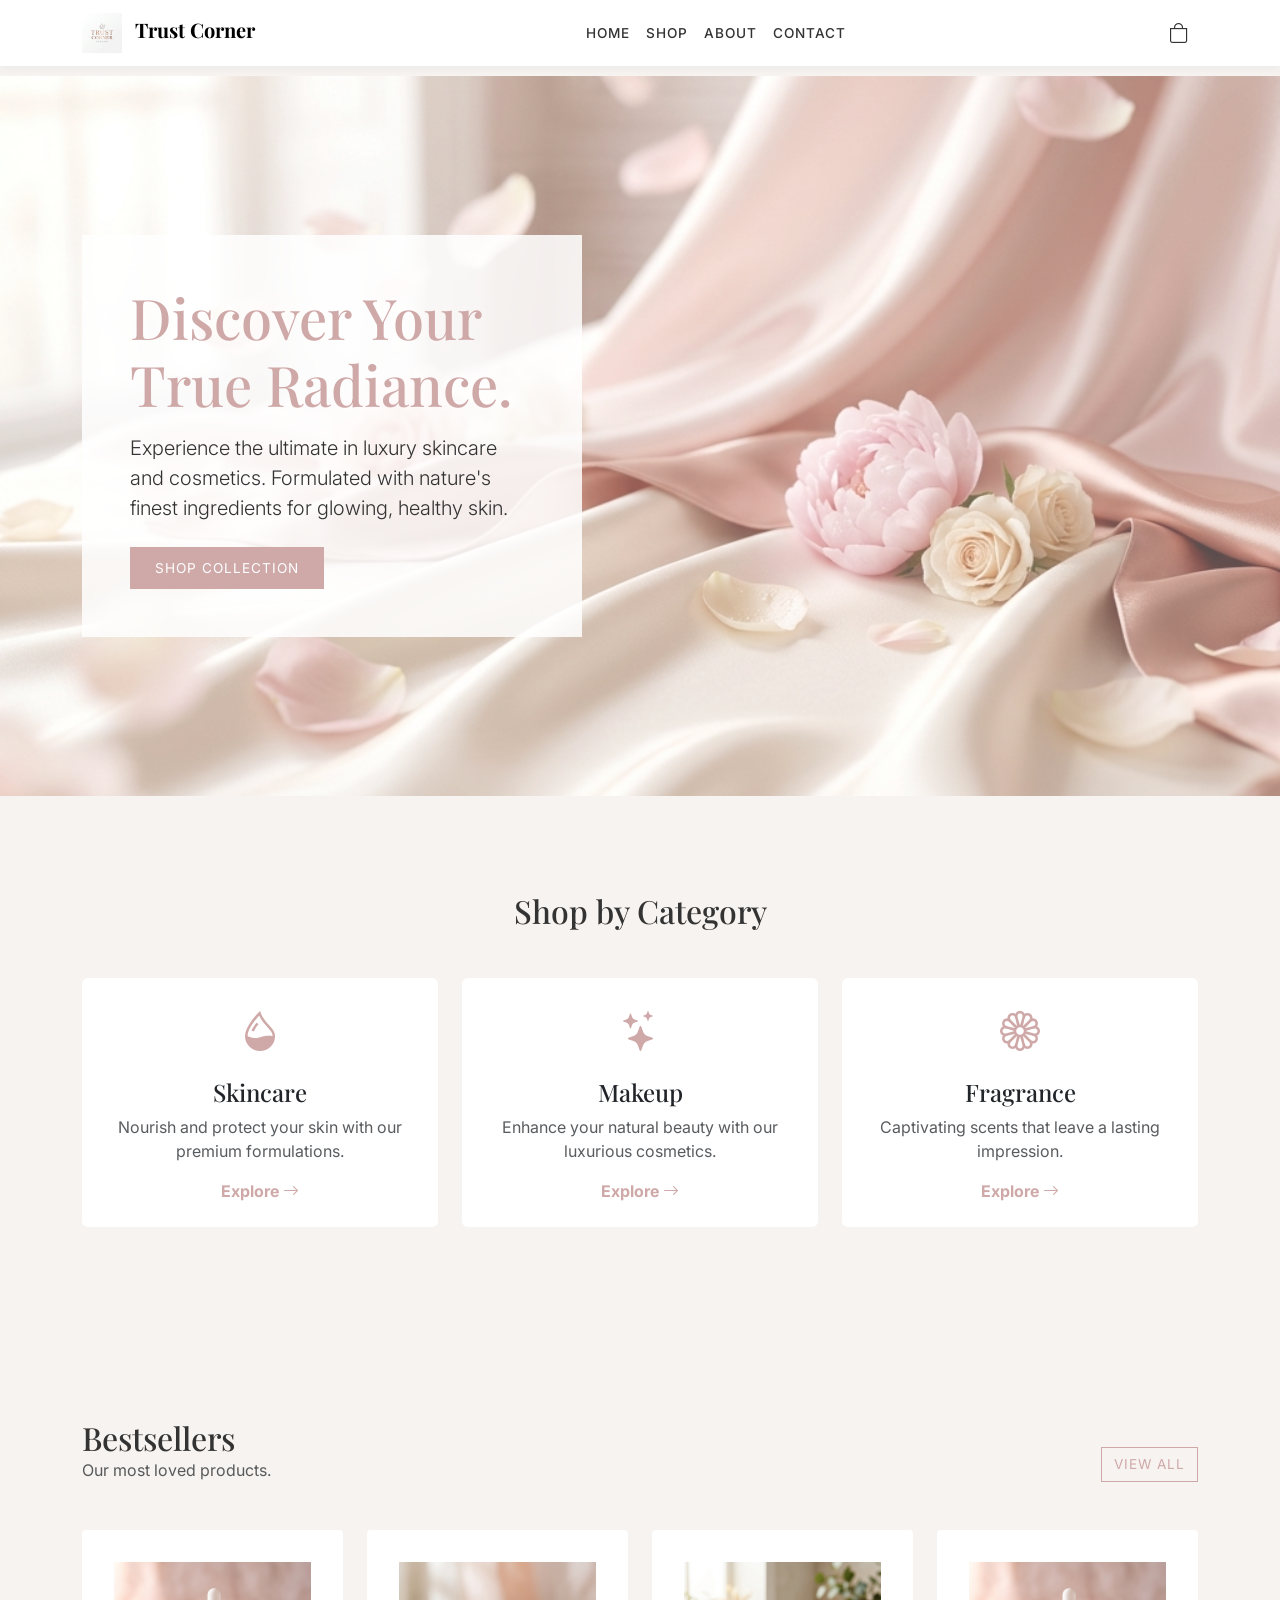
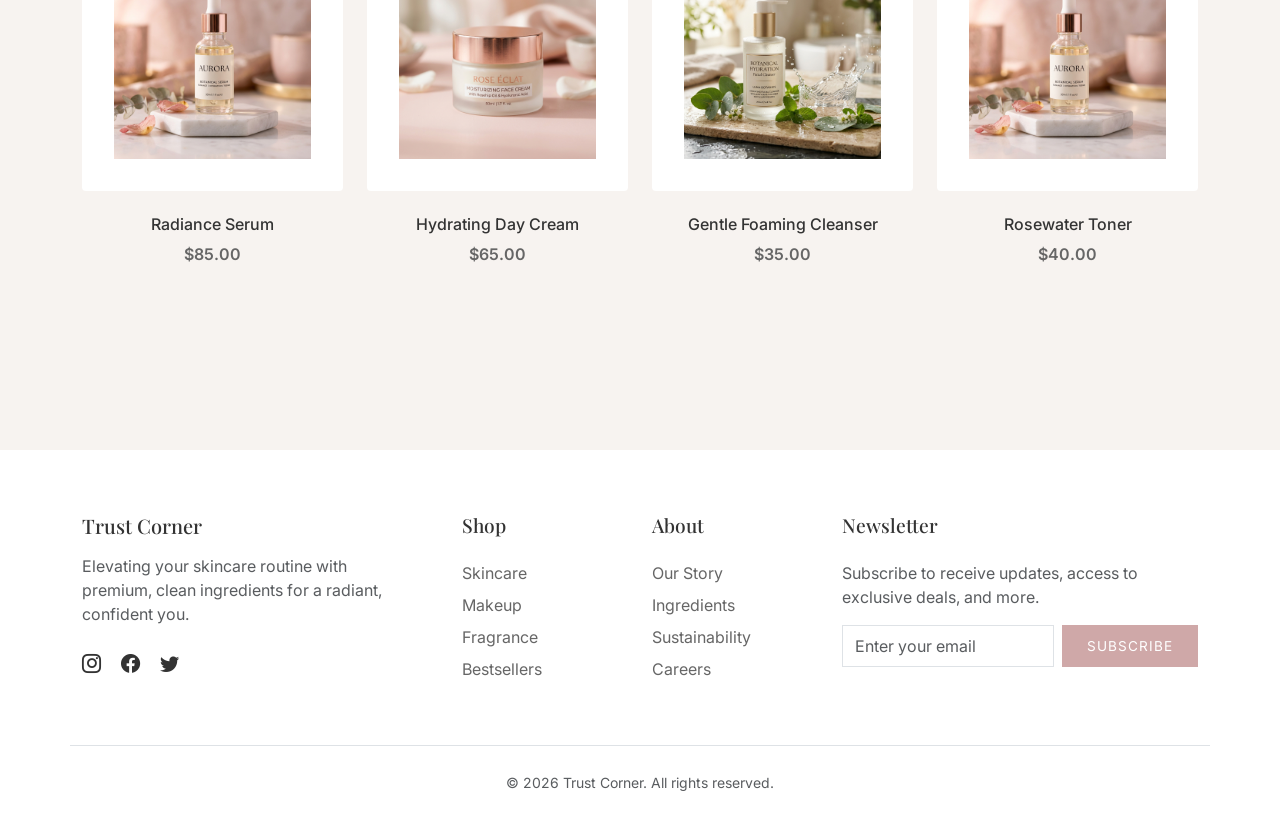
<file: index.html>
<!-- Trust Corner Website -->
<!DOCTYPE html>
<html lang="en">
<head>
    <meta charset="UTF-8">
    <meta name="viewport" content="width=device-width, initial-scale=1.0">
    <title>Trust Corner | Premium Skincare & Cosmetics</title>
    <!-- Bootstrap 5 CSS -->
    <link href="https://cdn.jsdelivr.net/npm/bootstrap@5.3.0/dist/css/bootstrap.min.css" rel="stylesheet">
    <!-- Bootstrap Icons -->
    <link rel="stylesheet" href="https://cdn.jsdelivr.net/npm/bootstrap-icons@1.10.5/font/bootstrap-icons.css">
    <!-- Custom CSS -->
    <link rel="stylesheet" href="css/style.css">
</head>
<body>

    <!-- Navigation -->
    <nav class="navbar navbar-expand-lg fixed-top">
        <div class="container">
            <a class="navbar-brand brand-font fw-bold" href="index.html">
                <img src="images/logo.png" alt="Trust Corner Logo" class="me-2">
                Trust Corner
            </a>
            <button class="navbar-toggler" type="button" data-bs-toggle="collapse" data-bs-target="#navbarNav">
                <span class="navbar-toggler-icon"></span>
            </button>
            <div class="collapse navbar-collapse" id="navbarNav">
                <ul class="navbar-nav mx-auto">
                    <li class="nav-item"><a class="nav-link active" href="index.html">Home</a></li>
                    <li class="nav-item"><a class="nav-link" href="shop.html">Shop</a></li>
                    <li class="nav-item"><a class="nav-link" href="#">About</a></li>
                    <li class="nav-item"><a class="nav-link" href="#">Contact</a></li>
                </ul>
                <div class="d-flex position-relative">
                    <a href="cart.html" class="nav-link p-2">
                        <i class="bi bi-bag fs-5"></i>
                        <span id="cart-count" class="cart-badge" style="display: none;">0</span>
                    </a>
                </div>
            </div>
        </div>
    </nav>

    <!-- Hero Section -->
    <section class="hero">
        <div class="container">
            <div class="hero-content text-center text-md-start">
                <h1 class="hero-title text-primary">Discover Your True Radiance.</h1>
                <p class="lead mb-4">Experience the ultimate in luxury skincare and cosmetics. Formulated with nature's finest ingredients for glowing, healthy skin.</p>
                <a href="shop.html" class="btn btn-primary btn-lg">Shop Collection</a>
            </div>
        </div>
    </section>

    <!-- Featured Categories -->
    <section class="py-5 bg-secondary-soft">
        <div class="container py-5">
            <h2 class="text-center mb-5">Shop by Category</h2>
            <div class="row g-4">
                <div class="col-md-4">
                    <div class="card bg-white border-0 text-center p-4 h-100">
                        <i class="bi bi-droplet-half fs-1 text-primary mb-3"></i>
                        <h4 class="brand-font">Skincare</h4>
                        <p class="text-muted">Nourish and protect your skin with our premium formulations.</p>
                        <a href="shop.html" class="text-primary text-decoration-none fw-bold mt-auto">Explore <i class="bi bi-arrow-right"></i></a>
                    </div>
                </div>
                <div class="col-md-4">
                    <div class="card bg-white border-0 text-center p-4 h-100">
                        <i class="bi bi-stars fs-1 text-primary mb-3"></i>
                        <h4 class="brand-font">Makeup</h4>
                        <p class="text-muted">Enhance your natural beauty with our luxurious cosmetics.</p>
                        <a href="shop.html" class="text-primary text-decoration-none fw-bold mt-auto">Explore <i class="bi bi-arrow-right"></i></a>
                    </div>
                </div>
                <div class="col-md-4">
                    <div class="card bg-white border-0 text-center p-4 h-100">
                        <i class="bi bi-flower1 fs-1 text-primary mb-3"></i>
                        <h4 class="brand-font">Fragrance</h4>
                        <p class="text-muted">Captivating scents that leave a lasting impression.</p>
                        <a href="shop.html" class="text-primary text-decoration-none fw-bold mt-auto">Explore <i class="bi bi-arrow-right"></i></a>
                    </div>
                </div>
            </div>
        </div>
    </section>

    <!-- Featured Products -->
    <section class="py-5">
        <div class="container py-5">
            <div class="d-flex justify-content-between align-items-end mb-5">
                <div>
                    <h2 class="mb-0">Bestsellers</h2>
                    <p class="text-muted mb-0">Our most loved products.</p>
                </div>
                <a href="shop.html" class="btn btn-outline-primary">View All</a>
            </div>
            
            <div class="row g-4">
                <!-- Product 1 -->
                <div class="col-md-3 col-sm-6">
                    <div class="product-card">
                        <div class="product-image-container">
                            <img src="images/product_serum.png" alt="Radiance Serum">
                            <div class="product-actions">
                                <a href="product.html" class="btn btn-sm btn-light shadow-sm me-1"><i class="bi bi-eye"></i></a>
                                <button class="btn btn-sm btn-primary shadow-sm add-to-cart-btn" data-id="1"><i class="bi bi-cart-plus"></i></button>
                            </div>
                        </div>
                        <div class="product-card-body">
                            <h3 class="product-title"><a href="product.html">Radiance Serum</a></h3>
                            <div class="product-price">$85.00</div>
                        </div>
                    </div>
                </div>
                <!-- Product 2 -->
                <div class="col-md-3 col-sm-6">
                    <div class="product-card">
                        <div class="product-image-container">
                            <img src="images/product_cream.png" alt="Hydrating Day Cream">
                            <div class="product-actions">
                                <a href="product.html" class="btn btn-sm btn-light shadow-sm me-1"><i class="bi bi-eye"></i></a>
                                <button class="btn btn-sm btn-primary shadow-sm add-to-cart-btn" data-id="2"><i class="bi bi-cart-plus"></i></button>
                            </div>
                        </div>
                        <div class="product-card-body">
                            <h3 class="product-title"><a href="product.html">Hydrating Day Cream</a></h3>
                            <div class="product-price">$65.00</div>
                        </div>
                    </div>
                </div>
                <!-- Product 3 -->
                <div class="col-md-3 col-sm-6">
                    <div class="product-card">
                        <div class="product-image-container">
                            <img src="images/product_cleanser.png" alt="Gentle Foaming Cleanser">
                            <div class="product-actions">
                                <a href="product.html" class="btn btn-sm btn-light shadow-sm me-1"><i class="bi bi-eye"></i></a>
                                <button class="btn btn-sm btn-primary shadow-sm add-to-cart-btn" data-id="3"><i class="bi bi-cart-plus"></i></button>
                            </div>
                        </div>
                        <div class="product-card-body">
                            <h3 class="product-title"><a href="product.html">Gentle Foaming Cleanser</a></h3>
                            <div class="product-price">$35.00</div>
                        </div>
                    </div>
                </div>
                <!-- Product 4 -->
                <div class="col-md-3 col-sm-6">
                    <div class="product-card">
                        <div class="product-image-container">
                            <img src="images/product_serum.png" alt="Rosewater Toner">
                            <div class="product-actions">
                                <a href="product.html" class="btn btn-sm btn-light shadow-sm me-1"><i class="bi bi-eye"></i></a>
                                <button class="btn btn-sm btn-primary shadow-sm add-to-cart-btn" data-id="4"><i class="bi bi-cart-plus"></i></button>
                            </div>
                        </div>
                        <div class="product-card-body">
                            <h3 class="product-title"><a href="product.html">Rosewater Toner</a></h3>
                            <div class="product-price">$40.00</div>
                        </div>
                    </div>
                </div>
            </div>
        </div>
    </section>

    <!-- Footer -->
    <footer>
        <div class="container">
            <div class="row g-4">
                <div class="col-md-4">
                    <h5 class="brand-font mb-3">Trust Corner</h5>
                    <p class="text-muted pe-md-5">Elevating your skincare routine with premium, clean ingredients for a radiant, confident you.</p>
                    <div class="social-icons mt-4">
                        <a href="#"><i class="bi bi-instagram"></i></a>
                        <a href="#"><i class="bi bi-facebook"></i></a>
                        <a href="#"><i class="bi bi-twitter"></i></a>
                    </div>
                </div>
                <div class="col-md-2">
                    <h5 class="footer-heading">Shop</h5>
                    <ul class="footer-links">
                        <li><a href="#">Skincare</a></li>
                        <li><a href="#">Makeup</a></li>
                        <li><a href="#">Fragrance</a></li>
                        <li><a href="#">Bestsellers</a></li>
                    </ul>
                </div>
                <div class="col-md-2">
                    <h5 class="footer-heading">About</h5>
                    <ul class="footer-links">
                        <li><a href="#">Our Story</a></li>
                        <li><a href="#">Ingredients</a></li>
                        <li><a href="#">Sustainability</a></li>
                        <li><a href="#">Careers</a></li>
                    </ul>
                </div>
                <div class="col-md-4">
                    <h5 class="footer-heading">Newsletter</h5>
                    <p class="text-muted">Subscribe to receive updates, access to exclusive deals, and more.</p>
                    <form class="d-flex mt-3">
                        <input type="email" class="form-control me-2 rounded-0" placeholder="Enter your email">
                        <button type="submit" class="btn btn-primary">Subscribe</button>
                    </form>
                </div>
            </div>
            <div class="row mt-5 pt-4 border-top">
                <div class="col-12 text-center text-muted">
                    <small>&copy; 2026 Trust Corner. All rights reserved.</small>
                </div>
            </div>
        </div>
    </footer>

    <!-- Toast Container -->
    <div id="toast-container" class="toast-container position-fixed bottom-0 end-0 p-3"></div>

    <!-- Bootstrap 5 JS Bundle -->
    <script src="https://cdn.jsdelivr.net/npm/bootstrap@5.3.0/dist/js/bootstrap.bundle.min.js"></script>
    <!-- Custom JS -->
    <script src="js/script.js"></script>
</body>
</html>
</file>
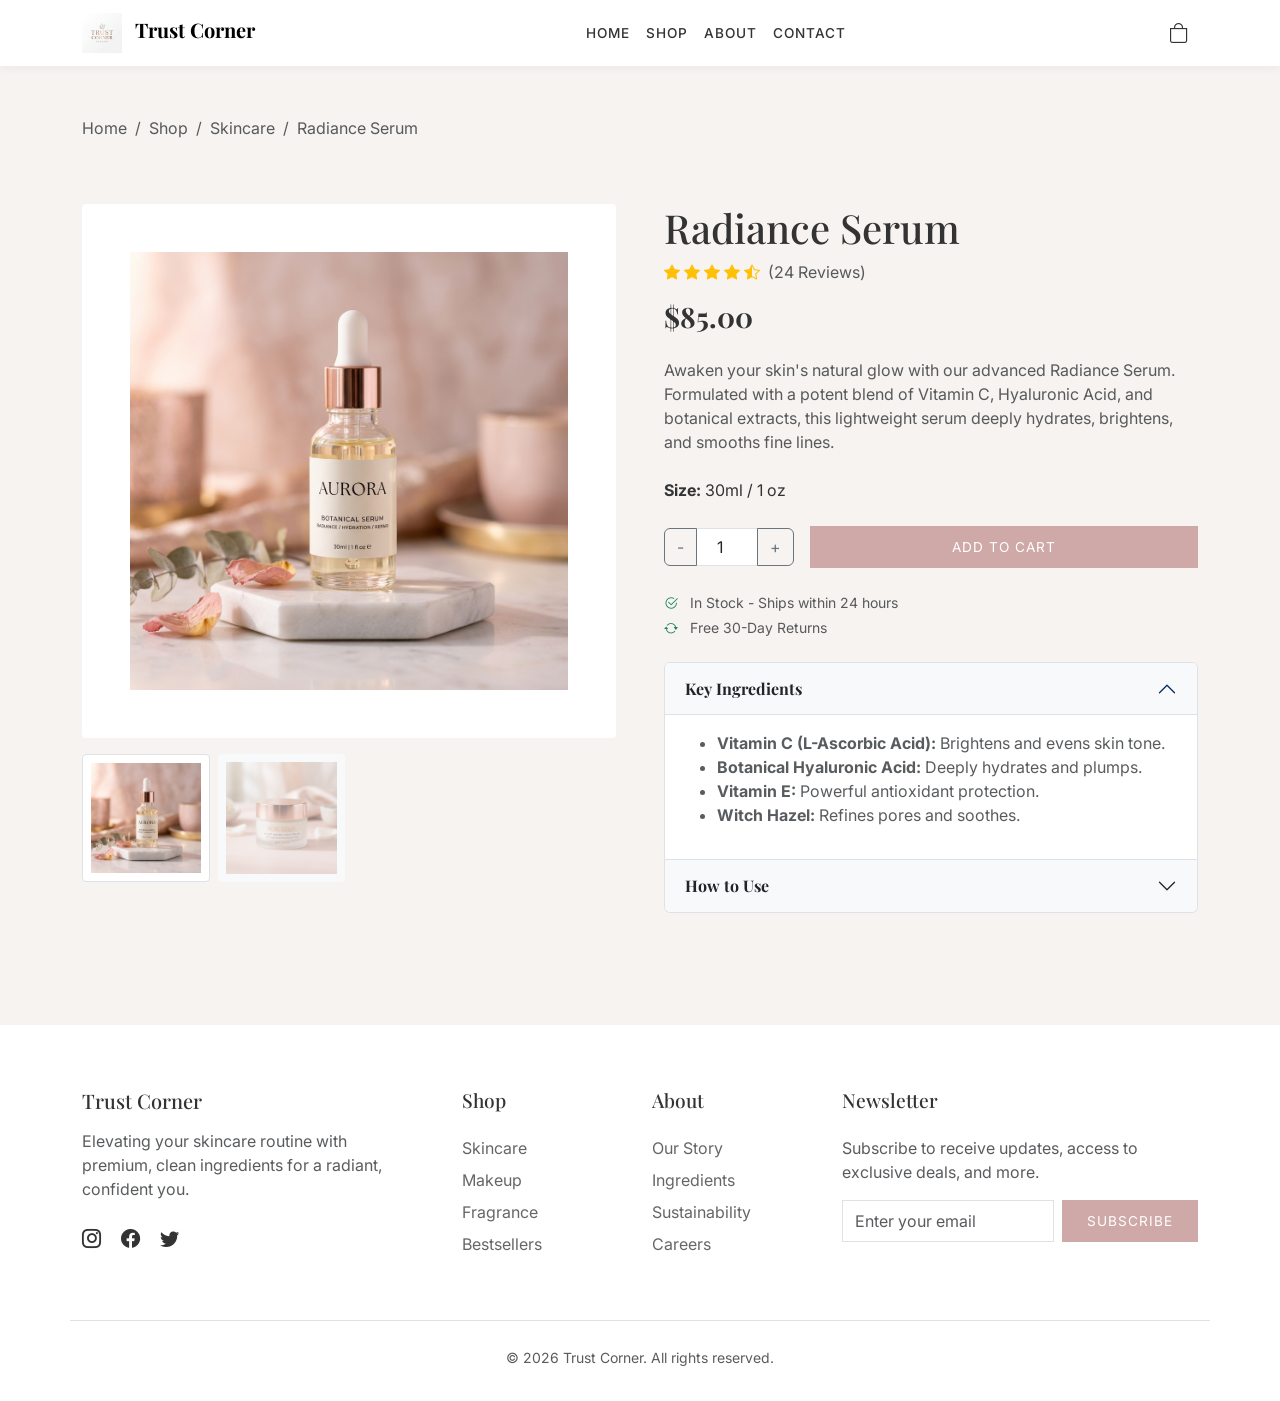
<file: product.html>
<!-- Trust Corner Website -->
<!DOCTYPE html>
<html lang="en">
<head>
    <meta charset="UTF-8">
    <meta name="viewport" content="width=device-width, initial-scale=1.0">
    <title>Radiance Serum | Trust Corner</title>
    <!-- Bootstrap 5 CSS -->
    <link href="https://cdn.jsdelivr.net/npm/bootstrap@5.3.0/dist/css/bootstrap.min.css" rel="stylesheet">
    <!-- Bootstrap Icons -->
    <link rel="stylesheet" href="https://cdn.jsdelivr.net/npm/bootstrap-icons@1.10.5/font/bootstrap-icons.css">
    <!-- Custom CSS -->
    <link rel="stylesheet" href="css/style.css">
</head>
<body>

    <!-- Navigation -->
    <nav class="navbar navbar-expand-lg fixed-top">
        <div class="container">
            <a class="navbar-brand brand-font fw-bold" href="index.html">
                <img src="images/logo.png" alt="Trust Corner Logo" class="me-2">
                Trust Corner
            </a>
            <button class="navbar-toggler" type="button" data-bs-toggle="collapse" data-bs-target="#navbarNav">
                <span class="navbar-toggler-icon"></span>
            </button>
            <div class="collapse navbar-collapse" id="navbarNav">
                <ul class="navbar-nav mx-auto">
                    <li class="nav-item"><a class="nav-link" href="index.html">Home</a></li>
                    <li class="nav-item"><a class="nav-link active" href="shop.html">Shop</a></li>
                    <li class="nav-item"><a class="nav-link" href="#">About</a></li>
                    <li class="nav-item"><a class="nav-link" href="#">Contact</a></li>
                </ul>
                <div class="d-flex position-relative">
                    <a href="cart.html" class="nav-link p-2">
                        <i class="bi bi-bag fs-5"></i>
                        <span id="cart-count" class="cart-badge" style="display: none;">0</span>
                    </a>
                </div>
            </div>
        </div>
    </nav>

    <!-- Breadcrumb -->
    <div class="bg-secondary-soft py-3 mt-4">
        <div class="container">
            <nav aria-label="breadcrumb">
                <ol class="breadcrumb mb-0">
                    <li class="breadcrumb-item"><a href="index.html" class="text-decoration-none text-muted">Home</a></li>
                    <li class="breadcrumb-item"><a href="shop.html" class="text-decoration-none text-muted">Shop</a></li>
                    <li class="breadcrumb-item"><a href="#" class="text-decoration-none text-muted">Skincare</a></li>
                    <li class="breadcrumb-item active" aria-current="page">Radiance Serum</li>
                </ol>
            </nav>
        </div>
    </div>

    <!-- Product Detail Section -->
    <section class="py-5">
        <div class="container">
            <div class="row gx-5">
                <!-- Product Images -->
                <div class="col-md-6 mb-4 mb-md-0">
                    <div class="product-detail-image mb-3">
                        <img src="images/product_serum.png" alt="Radiance Serum" class="img-fluid" id="main-image">
                    </div>
                    <div class="row g-2">
                        <div class="col-3">
                            <div class="product-detail-image p-2 border" style="cursor: pointer;">
                                <img src="images/product_serum.png" alt="Thumbnail 1">
                            </div>
                        </div>
                        <div class="col-3">
                            <div class="product-detail-image p-2 bg-light" style="cursor: pointer;">
                                <img src="images/product_cream.png" alt="Thumbnail 2" style="opacity: 0.5;"> <!-- Placeholder for demo -->
                            </div>
                        </div>
                    </div>
                </div>

                <!-- Product Info -->
                <div class="col-md-6">
                    <h1 class="brand-font mb-2">Radiance Serum</h1>
                    <div class="d-flex align-items-center mb-3">
                        <div class="text-warning me-2">
                            <i class="bi bi-star-fill"></i>
                            <i class="bi bi-star-fill"></i>
                            <i class="bi bi-star-fill"></i>
                            <i class="bi bi-star-fill"></i>
                            <i class="bi bi-star-half"></i>
                        </div>
                        <span class="text-muted">(24 Reviews)</span>
                    </div>
                    <h3 class="fw-bold mb-4">$85.00</h3>
                    
                    <p class="text-muted mb-4">
                        Awaken your skin's natural glow with our advanced Radiance Serum. Formulated with a potent blend of Vitamin C, Hyaluronic Acid, and botanical extracts, this lightweight serum deeply hydrates, brightens, and smooths fine lines.
                    </p>

                    <div class="mb-4">
                        <span class="fw-bold">Size:</span> 30ml / 1 oz
                    </div>

                    <div class="d-flex align-items-center mb-4">
                        <div class="input-group me-3" style="width: 130px;">
                            <button class="btn btn-outline-secondary" type="button" onclick="const q = document.getElementById('qty-1'); if(q.value>1)q.value--;">-</button>
                            <input type="number" class="form-control text-center" id="qty-1" value="1" min="1">
                            <button class="btn btn-outline-secondary" type="button" onclick="const q = document.getElementById('qty-1'); q.value++;">+</button>
                        </div>
                        <button class="btn btn-primary btn-lg flex-grow-1 add-to-cart-btn" data-id="1">Add to Cart</button>
                    </div>

                    <div class="mb-4 text-muted small">
                        <p class="mb-1"><i class="bi bi-check2-circle text-success me-2"></i> In Stock - Ships within 24 hours</p>
                        <p class="mb-1"><i class="bi bi-arrow-repeat text-success me-2"></i> Free 30-Day Returns</p>
                    </div>

                    <!-- Accordion Details -->
                    <div class="accordion" id="productAccordion">
                        <div class="accordion-item">
                            <h2 class="accordion-header" id="headingOne">
                                <button class="accordion-button bg-light text-dark fw-bold" type="button" data-bs-toggle="collapse" data-bs-target="#collapseOne" aria-expanded="true" aria-controls="collapseOne">
                                    Key Ingredients
                                </button>
                            </h2>
                            <div id="collapseOne" class="accordion-collapse collapse show" aria-labelledby="headingOne" data-bs-parent="#productAccordion">
                                <div class="accordion-body text-muted">
                                    <ul>
                                        <li><strong>Vitamin C (L-Ascorbic Acid):</strong> Brightens and evens skin tone.</li>
                                        <li><strong>Botanical Hyaluronic Acid:</strong> Deeply hydrates and plumps.</li>
                                        <li><strong>Vitamin E:</strong> Powerful antioxidant protection.</li>
                                        <li><strong>Witch Hazel:</strong> Refines pores and soothes.</li>
                                    </ul>
                                </div>
                            </div>
                        </div>
                        <div class="accordion-item">
                            <h2 class="accordion-header" id="headingTwo">
                                <button class="accordion-button collapsed bg-light text-dark fw-bold" type="button" data-bs-toggle="collapse" data-bs-target="#collapseTwo" aria-expanded="false" aria-controls="collapseTwo">
                                    How to Use
                                </button>
                            </h2>
                            <div id="collapseTwo" class="accordion-collapse collapse" aria-labelledby="headingTwo" data-bs-parent="#productAccordion">
                                <div class="accordion-body text-muted">
                                    Apply 3-5 drops to freshly cleansed and toned face, neck, and décolleté. Follow with your favorite Trust Corner moisturizer. Safe for daily use, morning and night.
                                </div>
                            </div>
                        </div>
                    </div>
                </div>
            </div>
        </div>
    </section>

    <!-- Footer -->
    <footer>
        <div class="container">
            <div class="row g-4">
                <div class="col-md-4">
                    <h5 class="brand-font mb-3">Trust Corner</h5>
                    <p class="text-muted pe-md-5">Elevating your skincare routine with premium, clean ingredients for a radiant, confident you.</p>
                    <div class="social-icons mt-4">
                        <a href="#"><i class="bi bi-instagram"></i></a>
                        <a href="#"><i class="bi bi-facebook"></i></a>
                        <a href="#"><i class="bi bi-twitter"></i></a>
                    </div>
                </div>
                <div class="col-md-2">
                    <h5 class="footer-heading">Shop</h5>
                    <ul class="footer-links">
                        <li><a href="#">Skincare</a></li>
                        <li><a href="#">Makeup</a></li>
                        <li><a href="#">Fragrance</a></li>
                        <li><a href="#">Bestsellers</a></li>
                    </ul>
                </div>
                <div class="col-md-2">
                    <h5 class="footer-heading">About</h5>
                    <ul class="footer-links">
                        <li><a href="#">Our Story</a></li>
                        <li><a href="#">Ingredients</a></li>
                        <li><a href="#">Sustainability</a></li>
                        <li><a href="#">Careers</a></li>
                    </ul>
                </div>
                <div class="col-md-4">
                    <h5 class="footer-heading">Newsletter</h5>
                    <p class="text-muted">Subscribe to receive updates, access to exclusive deals, and more.</p>
                    <form class="d-flex mt-3">
                        <input type="email" class="form-control me-2 rounded-0" placeholder="Enter your email">
                        <button type="submit" class="btn btn-primary">Subscribe</button>
                    </form>
                </div>
            </div>
            <div class="row mt-5 pt-4 border-top">
                <div class="col-12 text-center text-muted">
                    <small>&copy; 2026 Trust Corner. All rights reserved.</small>
                </div>
            </div>
        </div>
    </footer>

    <!-- Toast Container -->
    <div id="toast-container" class="toast-container position-fixed bottom-0 end-0 p-3"></div>

    <!-- Bootstrap 5 JS Bundle -->
    <script src="https://cdn.jsdelivr.net/npm/bootstrap@5.3.0/dist/js/bootstrap.bundle.min.js"></script>
    <!-- Custom JS -->
    <script src="js/script.js"></script>
</body>
</html>
</file>
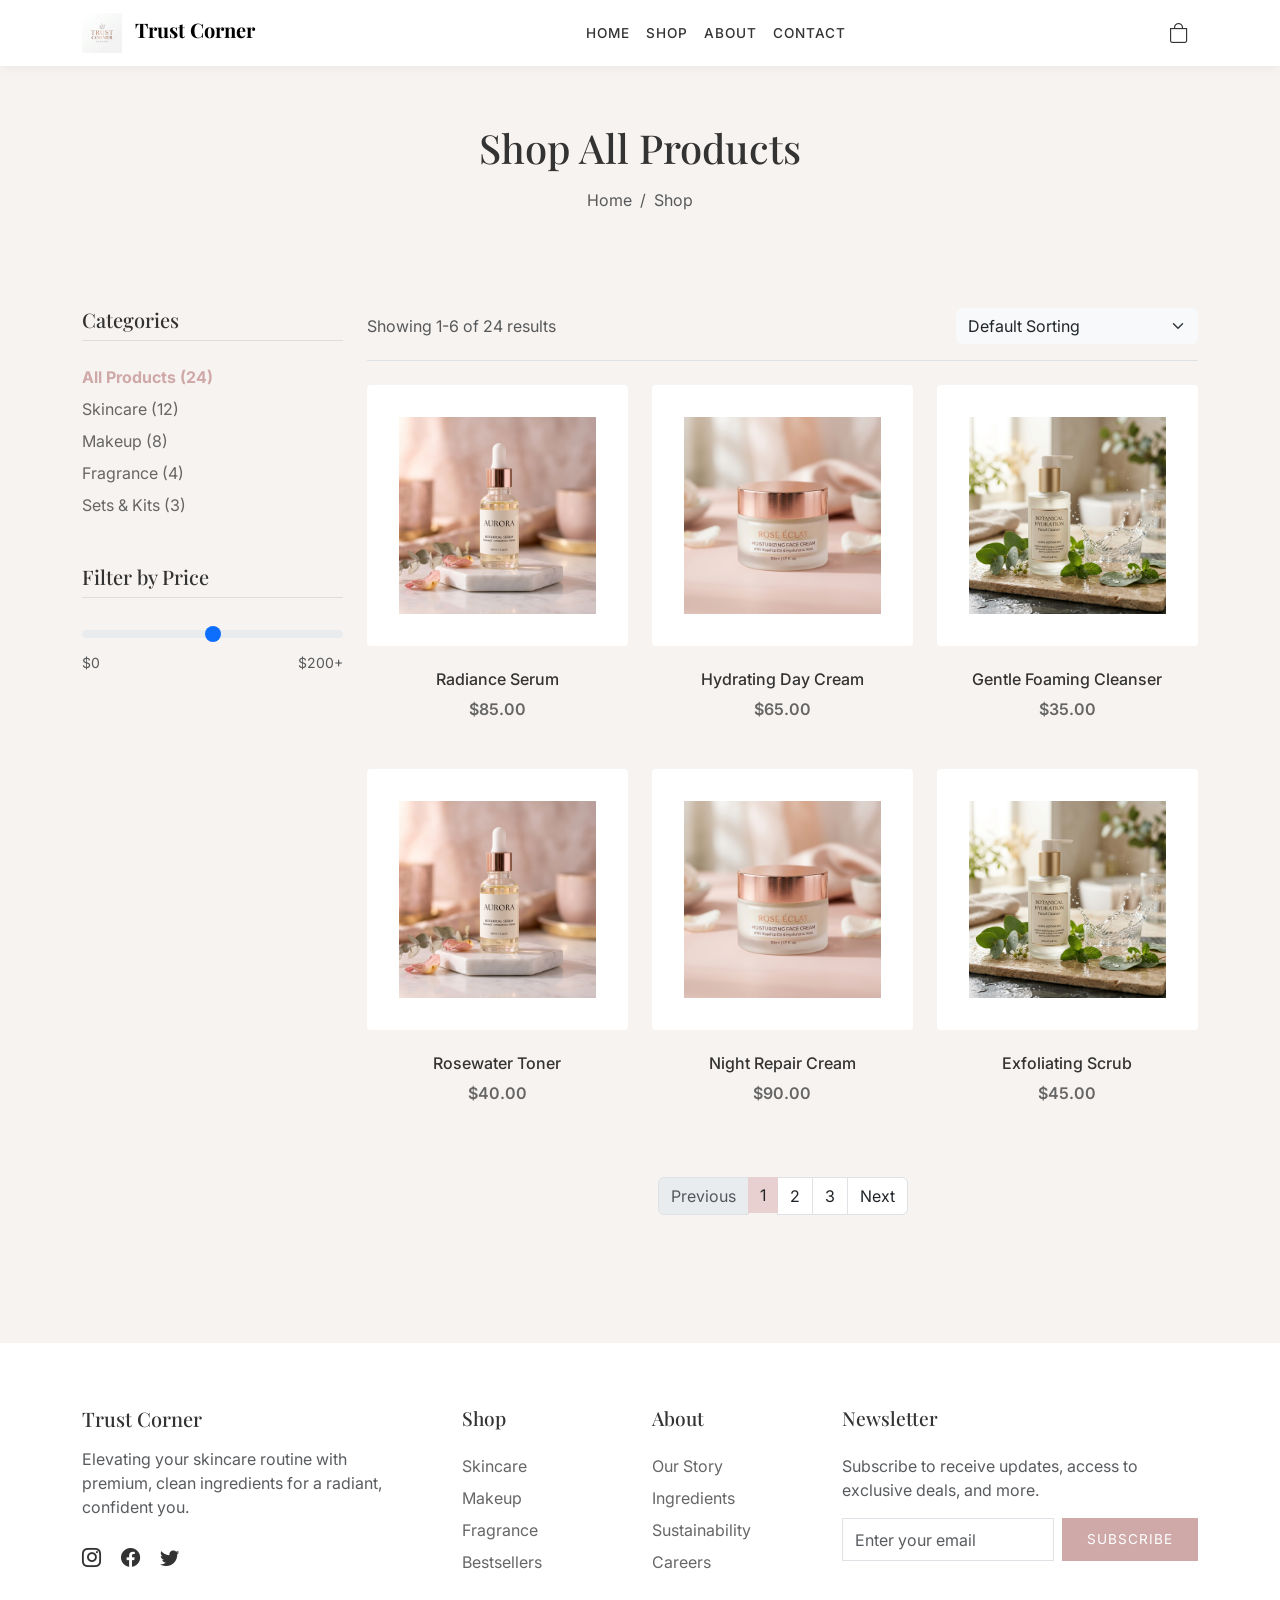
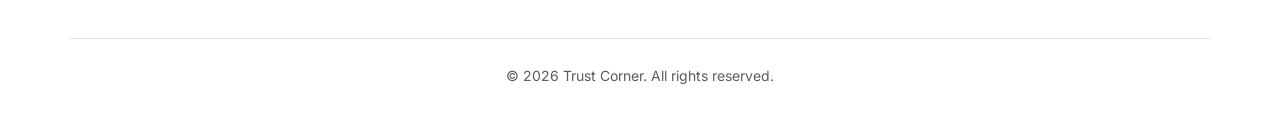
<file: shop.html>
<!-- Trust Corner Website -->
<!DOCTYPE html>
<html lang="en">
<head>
    <meta charset="UTF-8">
    <meta name="viewport" content="width=device-width, initial-scale=1.0">
    <title>Shop | Trust Corner</title>
    <!-- Bootstrap 5 CSS -->
    <link href="https://cdn.jsdelivr.net/npm/bootstrap@5.3.0/dist/css/bootstrap.min.css" rel="stylesheet">
    <!-- Bootstrap Icons -->
    <link rel="stylesheet" href="https://cdn.jsdelivr.net/npm/bootstrap-icons@1.10.5/font/bootstrap-icons.css">
    <!-- Custom CSS -->
    <link rel="stylesheet" href="css/style.css">
</head>
<body>

    <!-- Navigation -->
    <nav class="navbar navbar-expand-lg fixed-top">
        <div class="container">
            <a class="navbar-brand brand-font fw-bold" href="index.html">
                <img src="images/logo.png" alt="Trust Corner Logo" class="me-2">
                Trust Corner
            </a>
            <button class="navbar-toggler" type="button" data-bs-toggle="collapse" data-bs-target="#navbarNav">
                <span class="navbar-toggler-icon"></span>
            </button>
            <div class="collapse navbar-collapse" id="navbarNav">
                <ul class="navbar-nav mx-auto">
                    <li class="nav-item"><a class="nav-link" href="index.html">Home</a></li>
                    <li class="nav-item"><a class="nav-link active" href="shop.html">Shop</a></li>
                    <li class="nav-item"><a class="nav-link" href="#">About</a></li>
                    <li class="nav-item"><a class="nav-link" href="#">Contact</a></li>
                </ul>
                <div class="d-flex position-relative">
                    <a href="cart.html" class="nav-link p-2">
                        <i class="bi bi-bag fs-5"></i>
                        <span id="cart-count" class="cart-badge" style="display: none;">0</span>
                    </a>
                </div>
            </div>
        </div>
    </nav>

    <!-- Page Header -->
    <section class="bg-secondary-soft py-5">
        <div class="container text-center">
            <h1 class="brand-font mb-0">Shop All Products</h1>
            <nav aria-label="breadcrumb" class="mt-3">
                <ol class="breadcrumb justify-content-center mb-0">
                    <li class="breadcrumb-item"><a href="index.html" class="text-decoration-none text-muted">Home</a></li>
                    <li class="breadcrumb-item active" aria-current="page">Shop</li>
                </ol>
            </nav>
        </div>
    </section>

    <!-- Shop Content -->
    <section class="py-5">
        <div class="container">
            <div class="row">
                <!-- Sidebar -->
                <div class="col-lg-3 mb-5 mb-lg-0 shop-sidebar">
                    <div class="mb-5">
                        <h5 class="brand-font">Categories</h5>
                        <ul class="category-list">
                            <li><a href="#" class="text-primary fw-bold">All Products (24)</a></li>
                            <li><a href="#">Skincare (12)</a></li>
                            <li><a href="#">Makeup (8)</a></li>
                            <li><a href="#">Fragrance (4)</a></li>
                            <li><a href="#">Sets & Kits (3)</a></li>
                        </ul>
                    </div>
                    <div>
                        <h5 class="brand-font">Filter by Price</h5>
                        <input type="range" class="form-range" min="0" max="200" step="10" id="priceRange">
                        <div class="d-flex justify-content-between text-muted small">
                            <span>$0</span>
                            <span>$200+</span>
                        </div>
                    </div>
                </div>

                <!-- Product Grid -->
                <div class="col-lg-9">
                    <div class="d-flex justify-content-between align-items-center mb-4 pb-3 border-bottom">
                        <p class="mb-0 text-muted">Showing 1-6 of 24 results</p>
                        <select class="form-select w-auto border-0 bg-light">
                            <option>Default Sorting</option>
                            <option>Sort by Popularity</option>
                            <option>Sort by Newness</option>
                            <option>Sort by Price: Low to High</option>
                            <option>Sort by Price: High to Low</option>
                        </select>
                    </div>

                    <div class="row g-4">
                        <!-- Product 1 -->
                        <div class="col-md-4 col-sm-6">
                            <div class="product-card">
                                <div class="product-image-container">
                                    <img src="images/product_serum.png" alt="Radiance Serum">
                                    <div class="product-actions">
                                        <a href="product.html" class="btn btn-sm btn-light shadow-sm me-1"><i class="bi bi-eye"></i></a>
                                        <button class="btn btn-sm btn-primary shadow-sm add-to-cart-btn" data-id="1"><i class="bi bi-cart-plus"></i></button>
                                    </div>
                                </div>
                                <div class="product-card-body">
                                    <h3 class="product-title"><a href="product.html">Radiance Serum</a></h3>
                                    <div class="product-price">$85.00</div>
                                </div>
                            </div>
                        </div>
                        <!-- Product 2 -->
                        <div class="col-md-4 col-sm-6">
                            <div class="product-card">
                                <div class="product-image-container">
                                    <img src="images/product_cream.png" alt="Hydrating Day Cream">
                                    <div class="product-actions">
                                        <a href="product.html" class="btn btn-sm btn-light shadow-sm me-1"><i class="bi bi-eye"></i></a>
                                        <button class="btn btn-sm btn-primary shadow-sm add-to-cart-btn" data-id="2"><i class="bi bi-cart-plus"></i></button>
                                    </div>
                                </div>
                                <div class="product-card-body">
                                    <h3 class="product-title"><a href="product.html">Hydrating Day Cream</a></h3>
                                    <div class="product-price">$65.00</div>
                                </div>
                            </div>
                        </div>
                        <!-- Product 3 -->
                        <div class="col-md-4 col-sm-6">
                            <div class="product-card">
                                <div class="product-image-container">
                                    <img src="images/product_cleanser.png" alt="Gentle Foaming Cleanser">
                                    <div class="product-actions">
                                        <a href="product.html" class="btn btn-sm btn-light shadow-sm me-1"><i class="bi bi-eye"></i></a>
                                        <button class="btn btn-sm btn-primary shadow-sm add-to-cart-btn" data-id="3"><i class="bi bi-cart-plus"></i></button>
                                    </div>
                                </div>
                                <div class="product-card-body">
                                    <h3 class="product-title"><a href="product.html">Gentle Foaming Cleanser</a></h3>
                                    <div class="product-price">$35.00</div>
                                </div>
                            </div>
                        </div>
                        <!-- Product 4 -->
                        <div class="col-md-4 col-sm-6">
                            <div class="product-card">
                                <div class="product-image-container">
                                    <img src="images/product_serum.png" alt="Rosewater Toner">
                                    <div class="product-actions">
                                        <a href="product.html" class="btn btn-sm btn-light shadow-sm me-1"><i class="bi bi-eye"></i></a>
                                        <button class="btn btn-sm btn-primary shadow-sm add-to-cart-btn" data-id="4"><i class="bi bi-cart-plus"></i></button>
                                    </div>
                                </div>
                                <div class="product-card-body">
                                    <h3 class="product-title"><a href="product.html">Rosewater Toner</a></h3>
                                    <div class="product-price">$40.00</div>
                                </div>
                            </div>
                        </div>
                        <!-- Product 5 -->
                        <div class="col-md-4 col-sm-6">
                            <div class="product-card">
                                <div class="product-image-container">
                                    <img src="images/product_cream.png" alt="Night Repair Cream">
                                    <div class="product-actions">
                                        <a href="product.html" class="btn btn-sm btn-light shadow-sm me-1"><i class="bi bi-eye"></i></a>
                                        <button class="btn btn-sm btn-primary shadow-sm add-to-cart-btn" data-id="5"><i class="bi bi-cart-plus"></i></button>
                                    </div>
                                </div>
                                <div class="product-card-body">
                                    <h3 class="product-title"><a href="product.html">Night Repair Cream</a></h3>
                                    <div class="product-price">$90.00</div>
                                </div>
                            </div>
                        </div>
                        <!-- Product 6 -->
                        <div class="col-md-4 col-sm-6">
                            <div class="product-card">
                                <div class="product-image-container">
                                    <img src="images/product_cleanser.png" alt="Exfoliating Scrub">
                                    <div class="product-actions">
                                        <a href="product.html" class="btn btn-sm btn-light shadow-sm me-1"><i class="bi bi-eye"></i></a>
                                        <button class="btn btn-sm btn-primary shadow-sm add-to-cart-btn" data-id="6"><i class="bi bi-cart-plus"></i></button>
                                    </div>
                                </div>
                                <div class="product-card-body">
                                    <h3 class="product-title"><a href="product.html">Exfoliating Scrub</a></h3>
                                    <div class="product-price">$45.00</div>
                                </div>
                            </div>
                        </div>
                    </div>

                    <!-- Pagination -->
                    <nav aria-label="Page navigation" class="mt-5">
                        <ul class="pagination justify-content-center">
                            <li class="page-item disabled">
                                <a class="page-link" href="#" tabindex="-1" aria-disabled="true">Previous</a>
                            </li>
                            <li class="page-item active"><a class="page-link bg-primary-soft text-dark border-0" href="#">1</a></li>
                            <li class="page-item"><a class="page-link text-dark" href="#">2</a></li>
                            <li class="page-item"><a class="page-link text-dark" href="#">3</a></li>
                            <li class="page-item">
                                <a class="page-link text-dark" href="#">Next</a>
                            </li>
                        </ul>
                    </nav>
                </div>
            </div>
        </div>
    </section>

    <!-- Footer -->
    <footer>
        <div class="container">
            <div class="row g-4">
                <div class="col-md-4">
                    <h5 class="brand-font mb-3">Trust Corner</h5>
                    <p class="text-muted pe-md-5">Elevating your skincare routine with premium, clean ingredients for a radiant, confident you.</p>
                    <div class="social-icons mt-4">
                        <a href="#"><i class="bi bi-instagram"></i></a>
                        <a href="#"><i class="bi bi-facebook"></i></a>
                        <a href="#"><i class="bi bi-twitter"></i></a>
                    </div>
                </div>
                <div class="col-md-2">
                    <h5 class="footer-heading">Shop</h5>
                    <ul class="footer-links">
                        <li><a href="#">Skincare</a></li>
                        <li><a href="#">Makeup</a></li>
                        <li><a href="#">Fragrance</a></li>
                        <li><a href="#">Bestsellers</a></li>
                    </ul>
                </div>
                <div class="col-md-2">
                    <h5 class="footer-heading">About</h5>
                    <ul class="footer-links">
                        <li><a href="#">Our Story</a></li>
                        <li><a href="#">Ingredients</a></li>
                        <li><a href="#">Sustainability</a></li>
                        <li><a href="#">Careers</a></li>
                    </ul>
                </div>
                <div class="col-md-4">
                    <h5 class="footer-heading">Newsletter</h5>
                    <p class="text-muted">Subscribe to receive updates, access to exclusive deals, and more.</p>
                    <form class="d-flex mt-3">
                        <input type="email" class="form-control me-2 rounded-0" placeholder="Enter your email">
                        <button type="submit" class="btn btn-primary">Subscribe</button>
                    </form>
                </div>
            </div>
            <div class="row mt-5 pt-4 border-top">
                <div class="col-12 text-center text-muted">
                    <small>&copy; 2026 Trust Corner. All rights reserved.</small>
                </div>
            </div>
        </div>
    </footer>

    <!-- Toast Container -->
    <div id="toast-container" class="toast-container position-fixed bottom-0 end-0 p-3"></div>

    <!-- Bootstrap 5 JS Bundle -->
    <script src="https://cdn.jsdelivr.net/npm/bootstrap@5.3.0/dist/js/bootstrap.bundle.min.js"></script>
    <!-- Custom JS -->
    <script src="js/script.js"></script>
</body>
</html>
</file>
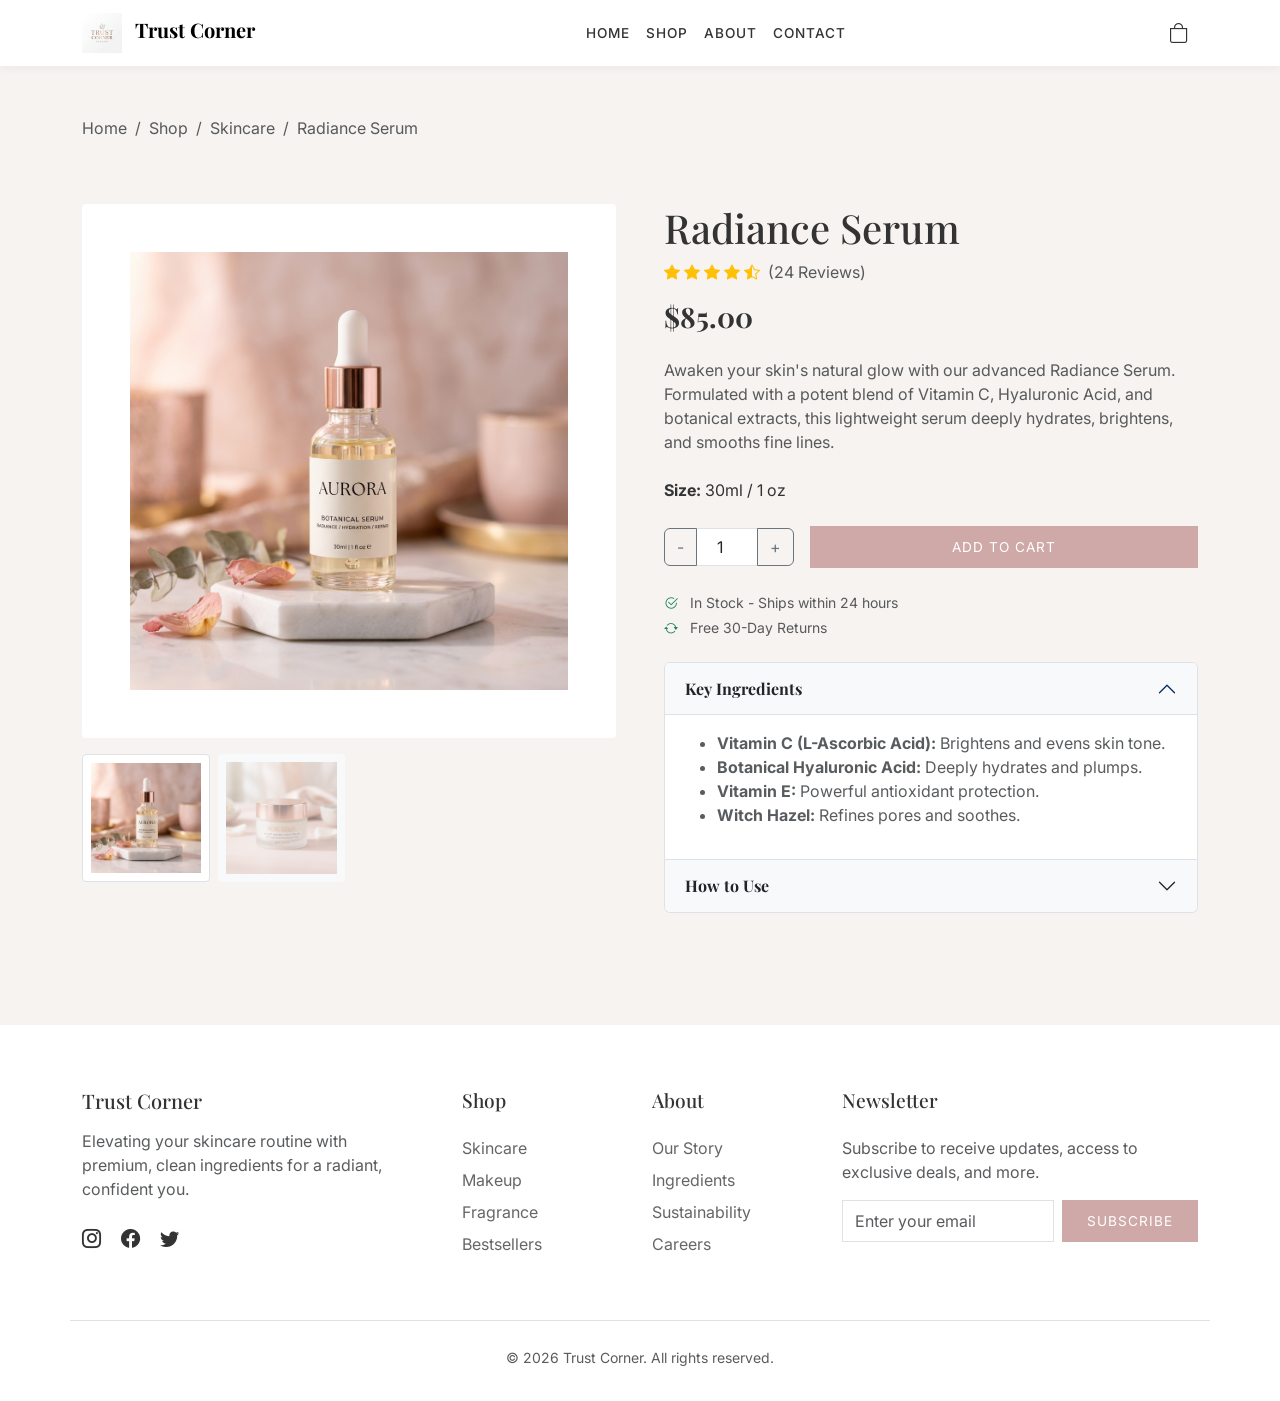
<file: html/product.html>
<!-- Trust Corner Website -->
<!DOCTYPE html>
<html lang="en">
<head>
    <meta charset="UTF-8">
    <meta name="viewport" content="width=device-width, initial-scale=1.0">
    <title>Radiance Serum | Trust Corner</title>
    <!-- Bootstrap 5 CSS -->
    <link href="https://cdn.jsdelivr.net/npm/bootstrap@5.3.0/dist/css/bootstrap.min.css" rel="stylesheet">
    <!-- Bootstrap Icons -->
    <link rel="stylesheet" href="https://cdn.jsdelivr.net/npm/bootstrap-icons@1.10.5/font/bootstrap-icons.css">
    <!-- Custom CSS -->
    <link rel="stylesheet" href="../css/style.css">
</head>
<body>

    <!-- Navigation -->
    <nav class="navbar navbar-expand-lg fixed-top">
        <div class="container">
            <a class="navbar-brand brand-font fw-bold" href="index.html">
                <img src="../images/logo.png" alt="Trust Corner Logo" class="me-2">
                Trust Corner
            </a>
            <button class="navbar-toggler" type="button" data-bs-toggle="collapse" data-bs-target="#navbarNav">
                <span class="navbar-toggler-icon"></span>
            </button>
            <div class="collapse navbar-collapse" id="navbarNav">
                <ul class="navbar-nav mx-auto">
                    <li class="nav-item"><a class="nav-link" href="index.html">Home</a></li>
                    <li class="nav-item"><a class="nav-link active" href="shop.html">Shop</a></li>
                    <li class="nav-item"><a class="nav-link" href="#">About</a></li>
                    <li class="nav-item"><a class="nav-link" href="#">Contact</a></li>
                </ul>
                <div class="d-flex position-relative">
                    <a href="cart.html" class="nav-link p-2">
                        <i class="bi bi-bag fs-5"></i>
                        <span id="cart-count" class="cart-badge" style="display: none;">0</span>
                    </a>
                </div>
            </div>
        </div>
    </nav>

    <!-- Breadcrumb -->
    <div class="bg-secondary-soft py-3 mt-4">
        <div class="container">
            <nav aria-label="breadcrumb">
                <ol class="breadcrumb mb-0">
                    <li class="breadcrumb-item"><a href="index.html" class="text-decoration-none text-muted">Home</a></li>
                    <li class="breadcrumb-item"><a href="shop.html" class="text-decoration-none text-muted">Shop</a></li>
                    <li class="breadcrumb-item"><a href="#" class="text-decoration-none text-muted">Skincare</a></li>
                    <li class="breadcrumb-item active" aria-current="page">Radiance Serum</li>
                </ol>
            </nav>
        </div>
    </div>

    <!-- Product Detail Section -->
    <section class="py-5">
        <div class="container">
            <div class="row gx-5">
                <!-- Product Images -->
                <div class="col-md-6 mb-4 mb-md-0">
                    <div class="product-detail-image mb-3">
                        <img src="../images/product_serum.png" alt="Radiance Serum" class="img-fluid" id="main-image">
                    </div>
                    <div class="row g-2">
                        <div class="col-3">
                            <div class="product-detail-image p-2 border" style="cursor: pointer;">
                                <img src="../images/product_serum.png" alt="Thumbnail 1">
                            </div>
                        </div>
                        <div class="col-3">
                            <div class="product-detail-image p-2 bg-light" style="cursor: pointer;">
                                <img src="../images/product_cream.png" alt="Thumbnail 2" style="opacity: 0.5;"> <!-- Placeholder for demo -->
                            </div>
                        </div>
                    </div>
                </div>

                <!-- Product Info -->
                <div class="col-md-6">
                    <h1 class="brand-font mb-2">Radiance Serum</h1>
                    <div class="d-flex align-items-center mb-3">
                        <div class="text-warning me-2">
                            <i class="bi bi-star-fill"></i>
                            <i class="bi bi-star-fill"></i>
                            <i class="bi bi-star-fill"></i>
                            <i class="bi bi-star-fill"></i>
                            <i class="bi bi-star-half"></i>
                        </div>
                        <span class="text-muted">(24 Reviews)</span>
                    </div>
                    <h3 class="fw-bold mb-4">$85.00</h3>
                    
                    <p class="text-muted mb-4">
                        Awaken your skin's natural glow with our advanced Radiance Serum. Formulated with a potent blend of Vitamin C, Hyaluronic Acid, and botanical extracts, this lightweight serum deeply hydrates, brightens, and smooths fine lines.
                    </p>

                    <div class="mb-4">
                        <span class="fw-bold">Size:</span> 30ml / 1 oz
                    </div>

                    <div class="d-flex align-items-center mb-4">
                        <div class="input-group me-3" style="width: 130px;">
                            <button class="btn btn-outline-secondary" type="button" onclick="const q = document.getElementById('qty-1'); if(q.value>1)q.value--;">-</button>
                            <input type="number" class="form-control text-center" id="qty-1" value="1" min="1">
                            <button class="btn btn-outline-secondary" type="button" onclick="const q = document.getElementById('qty-1'); q.value++;">+</button>
                        </div>
                        <button class="btn btn-primary btn-lg flex-grow-1 add-to-cart-btn" data-id="1">Add to Cart</button>
                    </div>

                    <div class="mb-4 text-muted small">
                        <p class="mb-1"><i class="bi bi-check2-circle text-success me-2"></i> In Stock - Ships within 24 hours</p>
                        <p class="mb-1"><i class="bi bi-arrow-repeat text-success me-2"></i> Free 30-Day Returns</p>
                    </div>

                    <!-- Accordion Details -->
                    <div class="accordion" id="productAccordion">
                        <div class="accordion-item">
                            <h2 class="accordion-header" id="headingOne">
                                <button class="accordion-button bg-light text-dark fw-bold" type="button" data-bs-toggle="collapse" data-bs-target="#collapseOne" aria-expanded="true" aria-controls="collapseOne">
                                    Key Ingredients
                                </button>
                            </h2>
                            <div id="collapseOne" class="accordion-collapse collapse show" aria-labelledby="headingOne" data-bs-parent="#productAccordion">
                                <div class="accordion-body text-muted">
                                    <ul>
                                        <li><strong>Vitamin C (L-Ascorbic Acid):</strong> Brightens and evens skin tone.</li>
                                        <li><strong>Botanical Hyaluronic Acid:</strong> Deeply hydrates and plumps.</li>
                                        <li><strong>Vitamin E:</strong> Powerful antioxidant protection.</li>
                                        <li><strong>Witch Hazel:</strong> Refines pores and soothes.</li>
                                    </ul>
                                </div>
                            </div>
                        </div>
                        <div class="accordion-item">
                            <h2 class="accordion-header" id="headingTwo">
                                <button class="accordion-button collapsed bg-light text-dark fw-bold" type="button" data-bs-toggle="collapse" data-bs-target="#collapseTwo" aria-expanded="false" aria-controls="collapseTwo">
                                    How to Use
                                </button>
                            </h2>
                            <div id="collapseTwo" class="accordion-collapse collapse" aria-labelledby="headingTwo" data-bs-parent="#productAccordion">
                                <div class="accordion-body text-muted">
                                    Apply 3-5 drops to freshly cleansed and toned face, neck, and décolleté. Follow with your favorite Trust Corner moisturizer. Safe for daily use, morning and night.
                                </div>
                            </div>
                        </div>
                    </div>
                </div>
            </div>
        </div>
    </section>

    <!-- Footer -->
    <footer>
        <div class="container">
            <div class="row g-4">
                <div class="col-md-4">
                    <h5 class="brand-font mb-3">Trust Corner</h5>
                    <p class="text-muted pe-md-5">Elevating your skincare routine with premium, clean ingredients for a radiant, confident you.</p>
                    <div class="social-icons mt-4">
                        <a href="#"><i class="bi bi-instagram"></i></a>
                        <a href="#"><i class="bi bi-facebook"></i></a>
                        <a href="#"><i class="bi bi-twitter"></i></a>
                    </div>
                </div>
                <div class="col-md-2">
                    <h5 class="footer-heading">Shop</h5>
                    <ul class="footer-links">
                        <li><a href="#">Skincare</a></li>
                        <li><a href="#">Makeup</a></li>
                        <li><a href="#">Fragrance</a></li>
                        <li><a href="#">Bestsellers</a></li>
                    </ul>
                </div>
                <div class="col-md-2">
                    <h5 class="footer-heading">About</h5>
                    <ul class="footer-links">
                        <li><a href="#">Our Story</a></li>
                        <li><a href="#">Ingredients</a></li>
                        <li><a href="#">Sustainability</a></li>
                        <li><a href="#">Careers</a></li>
                    </ul>
                </div>
                <div class="col-md-4">
                    <h5 class="footer-heading">Newsletter</h5>
                    <p class="text-muted">Subscribe to receive updates, access to exclusive deals, and more.</p>
                    <form class="d-flex mt-3">
                        <input type="email" class="form-control me-2 rounded-0" placeholder="Enter your email">
                        <button type="submit" class="btn btn-primary">Subscribe</button>
                    </form>
                </div>
            </div>
            <div class="row mt-5 pt-4 border-top">
                <div class="col-12 text-center text-muted">
                    <small>&copy; 2026 Trust Corner. All rights reserved.</small>
                </div>
            </div>
        </div>
    </footer>

    <!-- Toast Container -->
    <div id="toast-container" class="toast-container position-fixed bottom-0 end-0 p-3"></div>

    <!-- Bootstrap 5 JS Bundle -->
    <script src="https://cdn.jsdelivr.net/npm/bootstrap@5.3.0/dist/js/bootstrap.bundle.min.js"></script>
    <!-- Custom JS -->
    <script src="../js/script.js"></script>
</body>
</html>
</file>
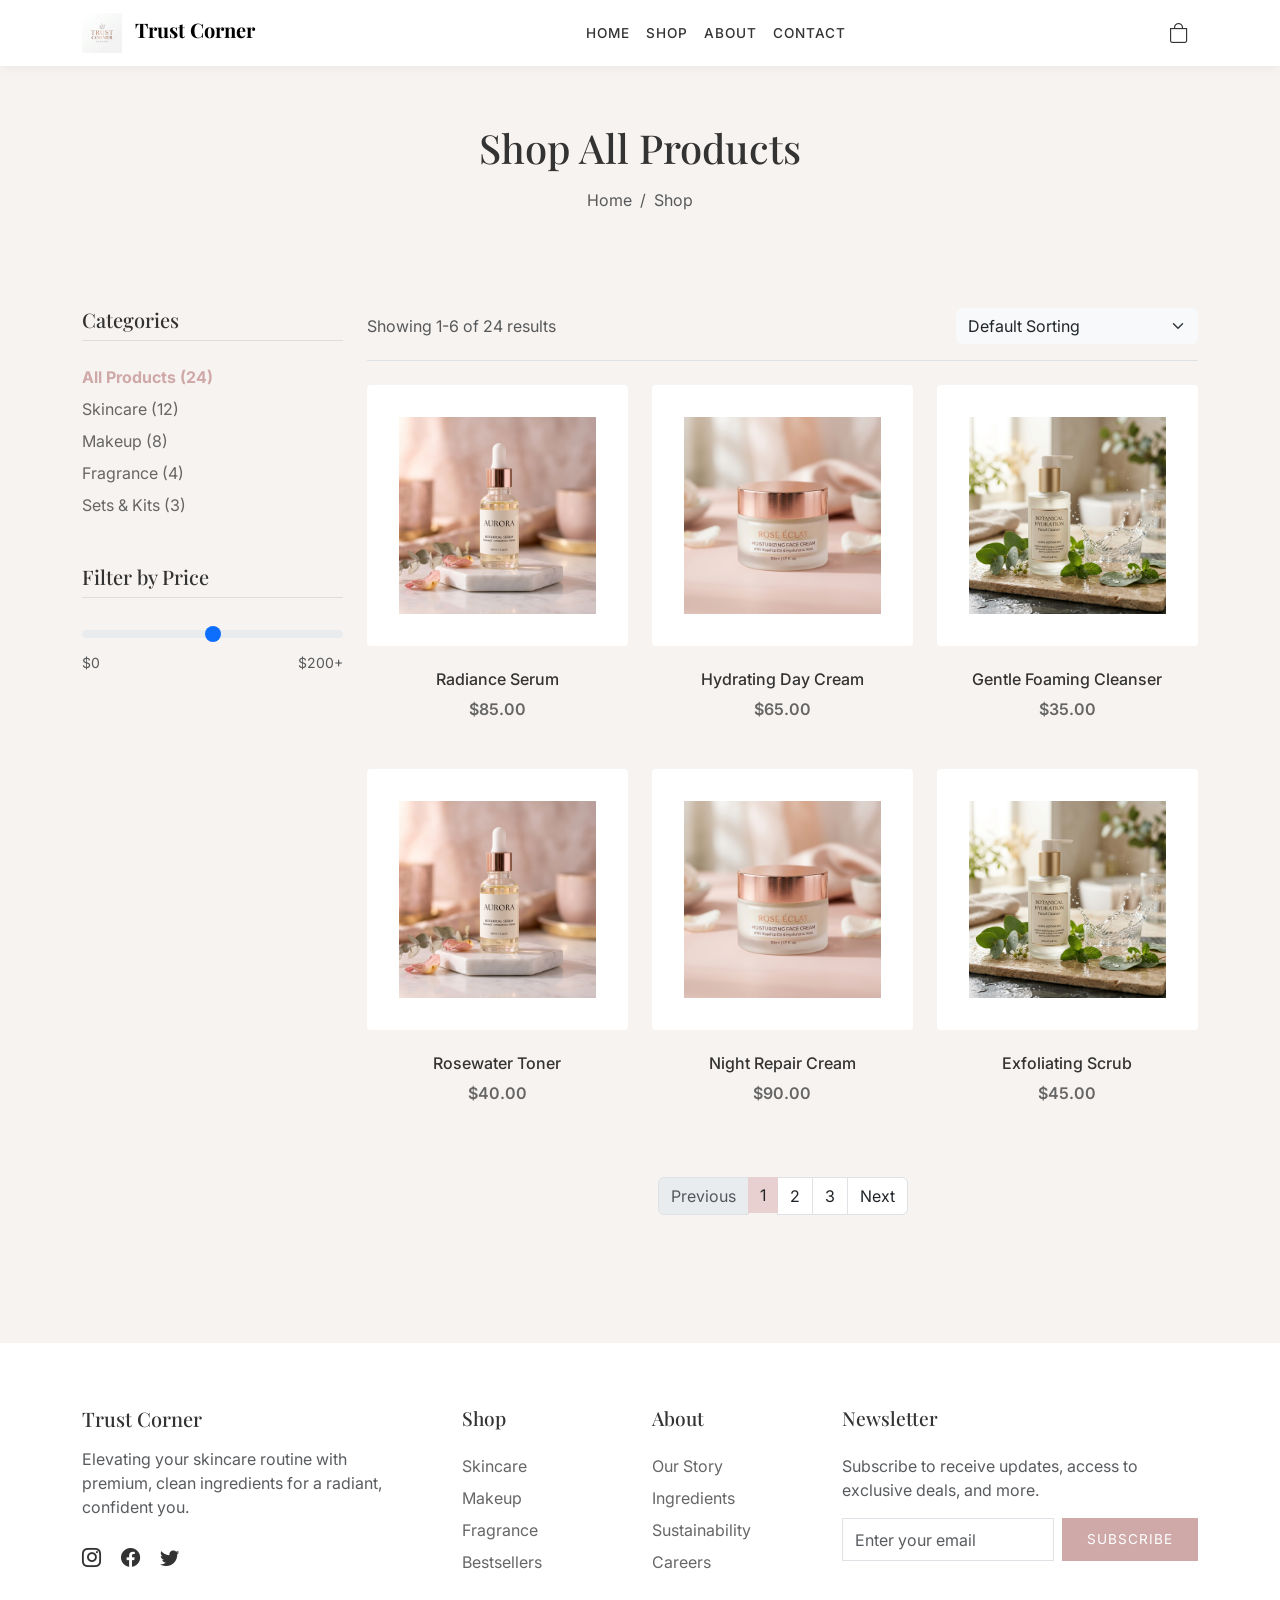
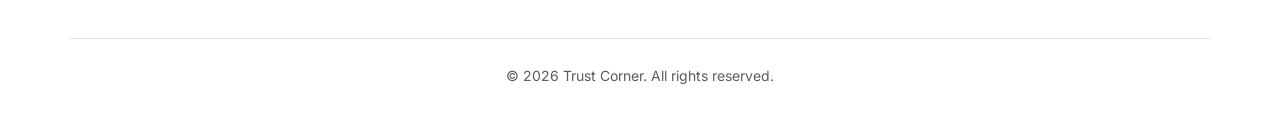
<file: html/shop.html>
<!-- Trust Corner Website -->
<!DOCTYPE html>
<html lang="en">
<head>
    <meta charset="UTF-8">
    <meta name="viewport" content="width=device-width, initial-scale=1.0">
    <title>Shop | Trust Corner</title>
    <!-- Bootstrap 5 CSS -->
    <link href="https://cdn.jsdelivr.net/npm/bootstrap@5.3.0/dist/css/bootstrap.min.css" rel="stylesheet">
    <!-- Bootstrap Icons -->
    <link rel="stylesheet" href="https://cdn.jsdelivr.net/npm/bootstrap-icons@1.10.5/font/bootstrap-icons.css">
    <!-- Custom CSS -->
    <link rel="stylesheet" href="../css/style.css">
</head>
<body>

    <!-- Navigation -->
    <nav class="navbar navbar-expand-lg fixed-top">
        <div class="container">
            <a class="navbar-brand brand-font fw-bold" href="index.html">
                <img src="../images/logo.png" alt="Trust Corner Logo" class="me-2">
                Trust Corner
            </a>
            <button class="navbar-toggler" type="button" data-bs-toggle="collapse" data-bs-target="#navbarNav">
                <span class="navbar-toggler-icon"></span>
            </button>
            <div class="collapse navbar-collapse" id="navbarNav">
                <ul class="navbar-nav mx-auto">
                    <li class="nav-item"><a class="nav-link" href="index.html">Home</a></li>
                    <li class="nav-item"><a class="nav-link active" href="shop.html">Shop</a></li>
                    <li class="nav-item"><a class="nav-link" href="#">About</a></li>
                    <li class="nav-item"><a class="nav-link" href="#">Contact</a></li>
                </ul>
                <div class="d-flex position-relative">
                    <a href="cart.html" class="nav-link p-2">
                        <i class="bi bi-bag fs-5"></i>
                        <span id="cart-count" class="cart-badge" style="display: none;">0</span>
                    </a>
                </div>
            </div>
        </div>
    </nav>

    <!-- Page Header -->
    <section class="bg-secondary-soft py-5">
        <div class="container text-center">
            <h1 class="brand-font mb-0">Shop All Products</h1>
            <nav aria-label="breadcrumb" class="mt-3">
                <ol class="breadcrumb justify-content-center mb-0">
                    <li class="breadcrumb-item"><a href="index.html" class="text-decoration-none text-muted">Home</a></li>
                    <li class="breadcrumb-item active" aria-current="page">Shop</li>
                </ol>
            </nav>
        </div>
    </section>

    <!-- Shop Content -->
    <section class="py-5">
        <div class="container">
            <div class="row">
                <!-- Sidebar -->
                <div class="col-lg-3 mb-5 mb-lg-0 shop-sidebar">
                    <div class="mb-5">
                        <h5 class="brand-font">Categories</h5>
                        <ul class="category-list">
                            <li><a href="#" class="text-primary fw-bold">All Products (24)</a></li>
                            <li><a href="#">Skincare (12)</a></li>
                            <li><a href="#">Makeup (8)</a></li>
                            <li><a href="#">Fragrance (4)</a></li>
                            <li><a href="#">Sets & Kits (3)</a></li>
                        </ul>
                    </div>
                    <div>
                        <h5 class="brand-font">Filter by Price</h5>
                        <input type="range" class="form-range" min="0" max="200" step="10" id="priceRange">
                        <div class="d-flex justify-content-between text-muted small">
                            <span>$0</span>
                            <span>$200+</span>
                        </div>
                    </div>
                </div>

                <!-- Product Grid -->
                <div class="col-lg-9">
                    <div class="d-flex justify-content-between align-items-center mb-4 pb-3 border-bottom">
                        <p class="mb-0 text-muted">Showing 1-6 of 24 results</p>
                        <select class="form-select w-auto border-0 bg-light">
                            <option>Default Sorting</option>
                            <option>Sort by Popularity</option>
                            <option>Sort by Newness</option>
                            <option>Sort by Price: Low to High</option>
                            <option>Sort by Price: High to Low</option>
                        </select>
                    </div>

                    <div class="row g-4">
                        <!-- Product 1 -->
                        <div class="col-md-4 col-sm-6">
                            <div class="product-card">
                                <div class="product-image-container">
                                    <img src="../images/product_serum.png" alt="Radiance Serum">
                                    <div class="product-actions">
                                        <a href="product.html" class="btn btn-sm btn-light shadow-sm me-1"><i class="bi bi-eye"></i></a>
                                        <button class="btn btn-sm btn-primary shadow-sm add-to-cart-btn" data-id="1"><i class="bi bi-cart-plus"></i></button>
                                    </div>
                                </div>
                                <div class="product-card-body">
                                    <h3 class="product-title"><a href="product.html">Radiance Serum</a></h3>
                                    <div class="product-price">$85.00</div>
                                </div>
                            </div>
                        </div>
                        <!-- Product 2 -->
                        <div class="col-md-4 col-sm-6">
                            <div class="product-card">
                                <div class="product-image-container">
                                    <img src="../images/product_cream.png" alt="Hydrating Day Cream">
                                    <div class="product-actions">
                                        <a href="product.html" class="btn btn-sm btn-light shadow-sm me-1"><i class="bi bi-eye"></i></a>
                                        <button class="btn btn-sm btn-primary shadow-sm add-to-cart-btn" data-id="2"><i class="bi bi-cart-plus"></i></button>
                                    </div>
                                </div>
                                <div class="product-card-body">
                                    <h3 class="product-title"><a href="product.html">Hydrating Day Cream</a></h3>
                                    <div class="product-price">$65.00</div>
                                </div>
                            </div>
                        </div>
                        <!-- Product 3 -->
                        <div class="col-md-4 col-sm-6">
                            <div class="product-card">
                                <div class="product-image-container">
                                    <img src="../images/product_cleanser.png" alt="Gentle Foaming Cleanser">
                                    <div class="product-actions">
                                        <a href="product.html" class="btn btn-sm btn-light shadow-sm me-1"><i class="bi bi-eye"></i></a>
                                        <button class="btn btn-sm btn-primary shadow-sm add-to-cart-btn" data-id="3"><i class="bi bi-cart-plus"></i></button>
                                    </div>
                                </div>
                                <div class="product-card-body">
                                    <h3 class="product-title"><a href="product.html">Gentle Foaming Cleanser</a></h3>
                                    <div class="product-price">$35.00</div>
                                </div>
                            </div>
                        </div>
                        <!-- Product 4 -->
                        <div class="col-md-4 col-sm-6">
                            <div class="product-card">
                                <div class="product-image-container">
                                    <img src="../images/product_serum.png" alt="Rosewater Toner">
                                    <div class="product-actions">
                                        <a href="product.html" class="btn btn-sm btn-light shadow-sm me-1"><i class="bi bi-eye"></i></a>
                                        <button class="btn btn-sm btn-primary shadow-sm add-to-cart-btn" data-id="4"><i class="bi bi-cart-plus"></i></button>
                                    </div>
                                </div>
                                <div class="product-card-body">
                                    <h3 class="product-title"><a href="product.html">Rosewater Toner</a></h3>
                                    <div class="product-price">$40.00</div>
                                </div>
                            </div>
                        </div>
                        <!-- Product 5 -->
                        <div class="col-md-4 col-sm-6">
                            <div class="product-card">
                                <div class="product-image-container">
                                    <img src="../images/product_cream.png" alt="Night Repair Cream">
                                    <div class="product-actions">
                                        <a href="product.html" class="btn btn-sm btn-light shadow-sm me-1"><i class="bi bi-eye"></i></a>
                                        <button class="btn btn-sm btn-primary shadow-sm add-to-cart-btn" data-id="5"><i class="bi bi-cart-plus"></i></button>
                                    </div>
                                </div>
                                <div class="product-card-body">
                                    <h3 class="product-title"><a href="product.html">Night Repair Cream</a></h3>
                                    <div class="product-price">$90.00</div>
                                </div>
                            </div>
                        </div>
                        <!-- Product 6 -->
                        <div class="col-md-4 col-sm-6">
                            <div class="product-card">
                                <div class="product-image-container">
                                    <img src="../images/product_cleanser.png" alt="Exfoliating Scrub">
                                    <div class="product-actions">
                                        <a href="product.html" class="btn btn-sm btn-light shadow-sm me-1"><i class="bi bi-eye"></i></a>
                                        <button class="btn btn-sm btn-primary shadow-sm add-to-cart-btn" data-id="6"><i class="bi bi-cart-plus"></i></button>
                                    </div>
                                </div>
                                <div class="product-card-body">
                                    <h3 class="product-title"><a href="product.html">Exfoliating Scrub</a></h3>
                                    <div class="product-price">$45.00</div>
                                </div>
                            </div>
                        </div>
                    </div>

                    <!-- Pagination -->
                    <nav aria-label="Page navigation" class="mt-5">
                        <ul class="pagination justify-content-center">
                            <li class="page-item disabled">
                                <a class="page-link" href="#" tabindex="-1" aria-disabled="true">Previous</a>
                            </li>
                            <li class="page-item active"><a class="page-link bg-primary-soft text-dark border-0" href="#">1</a></li>
                            <li class="page-item"><a class="page-link text-dark" href="#">2</a></li>
                            <li class="page-item"><a class="page-link text-dark" href="#">3</a></li>
                            <li class="page-item">
                                <a class="page-link text-dark" href="#">Next</a>
                            </li>
                        </ul>
                    </nav>
                </div>
            </div>
        </div>
    </section>

    <!-- Footer -->
    <footer>
        <div class="container">
            <div class="row g-4">
                <div class="col-md-4">
                    <h5 class="brand-font mb-3">Trust Corner</h5>
                    <p class="text-muted pe-md-5">Elevating your skincare routine with premium, clean ingredients for a radiant, confident you.</p>
                    <div class="social-icons mt-4">
                        <a href="#"><i class="bi bi-instagram"></i></a>
                        <a href="#"><i class="bi bi-facebook"></i></a>
                        <a href="#"><i class="bi bi-twitter"></i></a>
                    </div>
                </div>
                <div class="col-md-2">
                    <h5 class="footer-heading">Shop</h5>
                    <ul class="footer-links">
                        <li><a href="#">Skincare</a></li>
                        <li><a href="#">Makeup</a></li>
                        <li><a href="#">Fragrance</a></li>
                        <li><a href="#">Bestsellers</a></li>
                    </ul>
                </div>
                <div class="col-md-2">
                    <h5 class="footer-heading">About</h5>
                    <ul class="footer-links">
                        <li><a href="#">Our Story</a></li>
                        <li><a href="#">Ingredients</a></li>
                        <li><a href="#">Sustainability</a></li>
                        <li><a href="#">Careers</a></li>
                    </ul>
                </div>
                <div class="col-md-4">
                    <h5 class="footer-heading">Newsletter</h5>
                    <p class="text-muted">Subscribe to receive updates, access to exclusive deals, and more.</p>
                    <form class="d-flex mt-3">
                        <input type="email" class="form-control me-2 rounded-0" placeholder="Enter your email">
                        <button type="submit" class="btn btn-primary">Subscribe</button>
                    </form>
                </div>
            </div>
            <div class="row mt-5 pt-4 border-top">
                <div class="col-12 text-center text-muted">
                    <small>&copy; 2026 Trust Corner. All rights reserved.</small>
                </div>
            </div>
        </div>
    </footer>

    <!-- Toast Container -->
    <div id="toast-container" class="toast-container position-fixed bottom-0 end-0 p-3"></div>

    <!-- Bootstrap 5 JS Bundle -->
    <script src="https://cdn.jsdelivr.net/npm/bootstrap@5.3.0/dist/js/bootstrap.bundle.min.js"></script>
    <!-- Custom JS -->
    <script src="../js/script.js"></script>
</body>
</html>
</file>
<file: css/style.css>
/* Trust Corner - Custom CSS */
@import url('https://fonts.googleapis.com/css2?family=Inter:wght@300;400;500;600&family=Playfair+Display:ital,wght@0,400;0,600;1,400&display=swap');

:root {
    --primary-color: #e8d0d0; /* Soft pastel pink/rose */
    --primary-dark: #cfa8a8;
    --secondary-color: #f7f3f0; /* Cream/Off-white */
    --text-dark: #333333;
    --text-muted: #666666;
    --white: #ffffff;
    --accent: #d4af37; /* Gold accent */
}

body {
    font-family: 'Inter', sans-serif;
    color: var(--text-dark);
    background-color: var(--secondary-color);
    padding-top: 76px; /* Space for fixed navbar */
}

h1, h2, h3, h4, h5, h6, .brand-font {
    font-family: 'Playfair Display', serif;
}

/* Typography Utilities */
.text-primary {
    color: var(--primary-dark) !important;
}
.bg-primary-soft {
    background-color: var(--primary-color) !important;
}
.bg-secondary-soft {
    background-color: var(--secondary-color) !important;
}

/* Navbar */
.navbar {
    background-color: rgba(255, 255, 255, 0.95);
    backdrop-filter: blur(10px);
    box-shadow: 0 2px 10px rgba(0,0,0,0.05);
    transition: all 0.3s ease;
}
.navbar-brand img {
    height: 40px;
    object-fit: contain;
}
.nav-link {
    font-weight: 500;
    color: var(--text-dark) !important;
    text-transform: uppercase;
    font-size: 0.85rem;
    letter-spacing: 1px;
    transition: color 0.3s;
}
.nav-link:hover {
    color: var(--primary-dark) !important;
}

/* Cart Icon Badge */
.cart-badge {
    position: absolute;
    top: 0;
    right: -5px;
    background-color: var(--primary-dark);
    color: white;
    font-size: 0.65rem;
    padding: 3px 6px;
    border-radius: 50%;
}

/* Buttons */
.btn-primary {
    background-color: var(--primary-dark);
    border-color: var(--primary-dark);
    color: white;
    border-radius: 0;
    padding: 10px 24px;
    text-transform: uppercase;
    font-size: 0.85rem;
    letter-spacing: 1px;
    transition: all 0.3s ease;
}
.btn-primary:hover {
    background-color: var(--text-dark);
    border-color: var(--text-dark);
    color: white;
}
.btn-outline-primary {
    color: var(--primary-dark);
    border-color: var(--primary-dark);
    border-radius: 0;
    text-transform: uppercase;
    font-size: 0.85rem;
    letter-spacing: 1px;
}
.btn-outline-primary:hover {
    background-color: var(--primary-dark);
    border-color: var(--primary-dark);
}

/* Hero Section */
.hero {
    background-image: url('../images/hero_banner.png');
    background-size: cover;
    background-position: center;
    height: 80vh;
    display: flex;
    align-items: center;
    position: relative;
}
.hero::before {
    content: '';
    position: absolute;
    top: 0;
    left: 0;
    right: 0;
    bottom: 0;
    background: rgba(255,255,255,0.3); /* Light overlay for text readability */
}
.hero-content {
    position: relative;
    z-index: 1;
    background: rgba(255,255,255,0.85);
    padding: 3rem;
    max-width: 500px;
}
.hero-title {
    font-size: 3.5rem;
    margin-bottom: 1rem;
}

/* Product Cards */
.product-card {
    border: none;
    background: transparent;
    transition: transform 0.3s ease;
}
.product-card:hover {
    transform: translateY(-5px);
}
.product-image-container {
    position: relative;
    overflow: hidden;
    background: var(--white);
    padding: 2rem;
    border-radius: 4px;
    aspect-ratio: 1;
    display: flex;
    align-items: center;
    justify-content: center;
}
.product-image-container img {
    max-height: 100%;
    max-width: 100%;
    object-fit: contain;
    transition: transform 0.5s ease;
}
.product-card:hover .product-image-container img {
    transform: scale(1.05);
}
.product-card-body {
    padding: 1.5rem 0;
    text-align: center;
}
.product-title {
    font-family: 'Inter', sans-serif;
    font-size: 1rem;
    font-weight: 500;
    margin-bottom: 0.5rem;
}
.product-title a {
    color: var(--text-dark);
    text-decoration: none;
}
.product-price {
    font-weight: 600;
    color: var(--text-muted);
}
.product-actions {
    position: absolute;
    bottom: -50px;
    left: 0;
    right: 0;
    text-align: center;
    transition: bottom 0.3s ease;
    opacity: 0;
}
.product-image-container:hover .product-actions {
    bottom: 20px;
    opacity: 1;
}

/* Shop Sidebar */
.shop-sidebar h5 {
    margin-bottom: 1.5rem;
    border-bottom: 1px solid #ddd;
    padding-bottom: 0.5rem;
}
.category-list {
    list-style: none;
    padding: 0;
}
.category-list li {
    margin-bottom: 0.5rem;
}
.category-list a {
    color: var(--text-muted);
    text-decoration: none;
    transition: color 0.3s;
}
.category-list a:hover {
    color: var(--primary-dark);
}

/* Product Detail */
.product-detail-image {
    background: var(--white);
    padding: 3rem;
    border-radius: 4px;
}
.product-detail-image img {
    width: 100%;
    object-fit: contain;
}

/* Cart & Checkout */
.cart-item {
    border-bottom: 1px solid #eee;
    padding-bottom: 1rem;
    margin-bottom: 1rem;
}
.cart-item-img {
    width: 80px;
    height: 80px;
    object-fit: contain;
    background: var(--white);
    padding: 0.5rem;
}
.quantity-input {
    width: 60px;
    text-align: center;
}

/* Footer */
footer {
    background-color: var(--white);
    padding: 4rem 0 2rem;
    margin-top: 4rem;
}
.footer-heading {
    font-size: 1.2rem;
    margin-bottom: 1.5rem;
}
.footer-links {
    list-style: none;
    padding: 0;
}
.footer-links li {
    margin-bottom: 0.5rem;
}
.footer-links a {
    color: var(--text-muted);
    text-decoration: none;
}
.footer-links a:hover {
    color: var(--primary-dark);
}
.social-icons a {
    color: var(--text-dark);
    margin-right: 1rem;
    font-size: 1.2rem;
}

/* Toast */
.toast-container {
    z-index: 1055;
}
</file>
